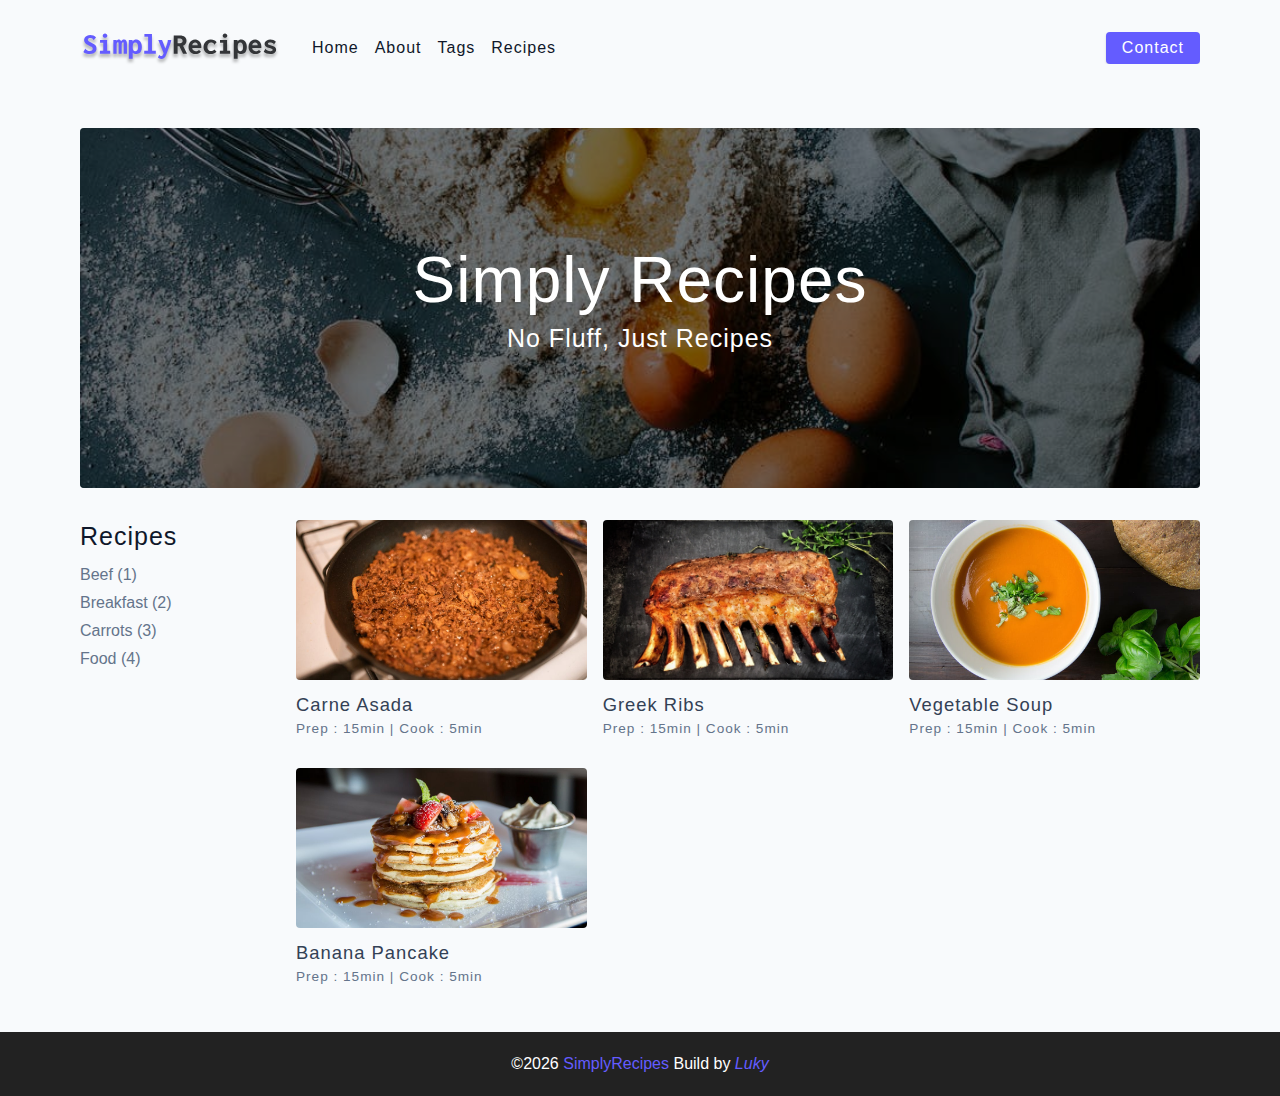
<file: index.html>
<!DOCTYPE html>
<html lang="en">

<head>
  <meta charset="UTF-8" />
  <meta http-equiv="X-UA-Compatible" content="IE=edge" />
  <meta name="viewport" content="width=device-width, initial-scale=1.0" />
  <title>Simply Recipes || Starter</title>
  <!-- favicon -->
  <link rel="shortcut icon" href="./assets/favicon.ico" type="image/x-icon" />
  <!-- normalize -->
  <link rel="stylesheet" href="./css/normalize.css" />
  <!-- font-awesome -->
  <link rel="stylesheet" href="https://cdnjs.cloudflare.com/ajax/libs/font-awesome/5.14.0/css/all.min.css" />
  <!-- main css -->
  <link rel="stylesheet" href="./css/main.css" />
</head>

<body>
  <!--nav-->
  <nav class="navbar">
    <div class="nav-center">
      <!--header-->
      <div class="nav-header">
        <a href="index.html" class="nav-logo">
          <img src="./assets/logo.svg" alt="simply recipes" />
        </a>
        <button type="button" class="btn nav-btn">
          <i class="fas fa-align-justify"></i>
        </button>
      </div>
      <!--links-->
      <div class="nav-links">
        <a href="index.html" class="nav-link">home</a>
        <a href="about.html" class="nav-link">about</a>
        <a href="tags.html" class="nav-link">tags</a>
        <a href="recipes.html" class="nav-link">recipes</a>

        <div class="nav-link contact-link">
          <a href="contact.html" class="btn">contact</a>
        </div>
      </div>
    </div>
  </nav>
  <!--end of nav-->
  <!--main-->
  <main class="page">
    <!--header-->
    <header class="hero">
      <div class="hero-container">
        <div class="hero-text">
          <h1>simply recipes</h1>
          <h4>no fluff, just recipes</h4>
        </div>
      </div>
    </header>
    <!-- end of header -->
    <!--recipes container-->
    <section class="recipes-container">
      <!-- tags container -->
      <div class="tags-container">
        <h4>recipes</h4>
        <div class="tags-list">
          <a href="tag-template.html"> Beef (1)</a>
          <a href="tag-template.html"> Breakfast (2)</a>
          <a href="tag-template.html"> Carrots (3)</a>
          <a href="tag-template.html"> Food (4)</a>
        </div>
      </div>
      <!-- end of tags container -->
      <!-- recipes list -->
      <div class="recipes-list">
        <!-- single recipe -->
        <a href="single-recipe2.html" class="recipe">
          <img src="./assets/recipes/recipe-1.jpeg" alt="food" class="img recipe-img">
          <h5>carne asada</h5>
          <p>Prep : 15min | Cook : 5min</p>
        </a>
        <!-- end of single recipe -->
        <!-- single recipe -->
        <a href="single-recipe3.html" class="recipe">
          <img src="./assets/recipes/recipe-2.jpeg" alt="food" class="img recipe-img">
          <h5>greek ribs</h5>
          <p>Prep : 15min | Cook : 5min</p>
        </a>
        <!-- end of single recipe -->
        <!-- single recipe -->
        <a href="single-recipe4.html" class="recipe">
          <img src="./assets/recipes/recipe-3.jpeg" alt="food" class="img recipe-img">
          <h5>vegetable soup</h5>
          <p>Prep : 15min | Cook : 5min</p>
        </a>
        <!-- end of single recipe -->
        <!-- single recipe -->
        <a href="single-recipe.html" class="recipe">
          <img src="./assets/recipes/recipe-4.jpeg" alt="food" class="img recipe-img">
          <h5>banana pancake</h5>
          <p>Prep : 15min | Cook : 5min</p>
        </a>
        <!-- end of single recipe -->
      </div>
      <!-- end of recipes list-->
    </section>
    <!--end of recipes container-->
  </main>
  <!--end of main-->
  <!--footer-->
  <footer class="page-footer">
    <p>
      &copy;<span id="date"></span>
      <span class="footer-logo">SimplyRecipes</span>
      Build by <i>Luky</i>
    </p>
  </footer>
  <script src="./js/app.js"></script>
</body>

</html>
</file>
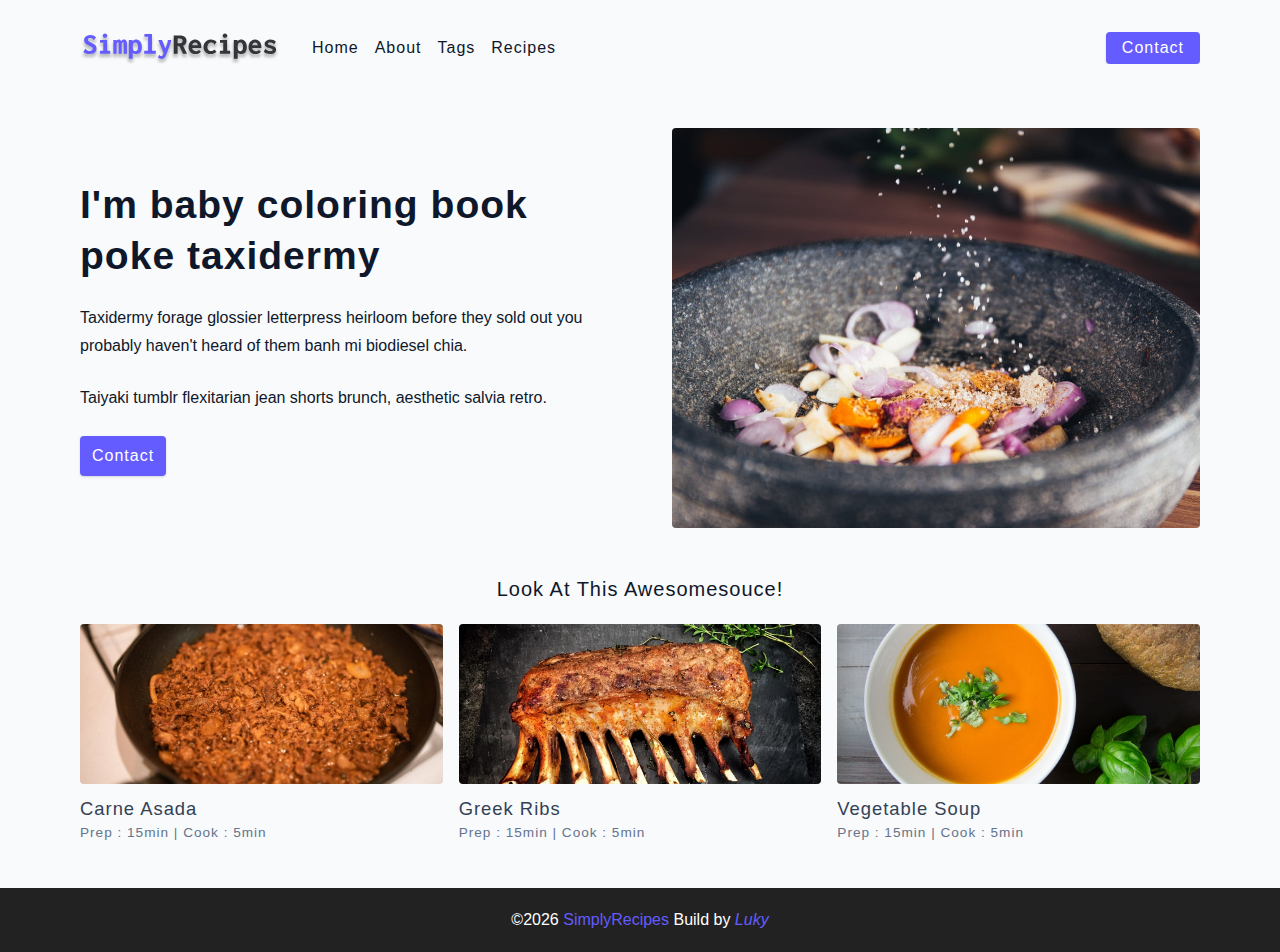
<file: about.html>
<!DOCTYPE html>
<html lang="en">

<head>
  <meta charset="UTF-8" />
  <meta http-equiv="X-UA-Compatible" content="IE=edge" />
  <meta name="viewport" content="width=device-width, initial-scale=1.0" />
  <title>About</title>
  <!-- favicon -->
  <link rel="shortcut icon" href="./assets/favicon.ico" type="image/x-icon" />
  <!-- normalize -->
  <link rel="stylesheet" href="./css/normalize.css" />
  <!-- font-awesome -->
  <link rel="stylesheet" href="https://cdnjs.cloudflare.com/ajax/libs/font-awesome/5.14.0/css/all.min.css" />
  <!-- main css -->
  <link rel="stylesheet" href="./css/main.css" />
</head>

<body>
  <!--nav-->
  <nav class="navbar">
    <div class="nav-center">
      <!--header-->
      <div class="nav-header">
        <a href="index.html" class="nav-logo">
          <img src="./assets/logo.svg" alt="simply recipes">
        </a>
        <button type="button" class="btn nav-btn">
          <i class="fas fa-align-justify"></i>
        </button>
      </div>
      <!--links-->
      <div class="nav-links">
        <a href="index.html" class="nav-link">home</a>
        <a href="about.html" class="nav-link">about</a>
        <a href="tags.html" class="nav-link">tags</a>
        <a href="recipes.html" class="nav-link">recipes</a>
        <div class="nav-link contact-link">
          <a href="contact.html" class="btn">contact</a>
        </div>
      </div>
    </div>
  </nav>
  <!--end of nav-->
  <!--main-->
  <main class="page">
    <section class="about-page">
      <article>
        <h2>I'm baby coloring book poke taxidermy</h2>
        <p>Taxidermy forage glossier letterpress heirloom
          before they sold out you probably haven't heard of
          them banh mi biodiesel chia.</p>
        <p>Taiyaki tumblr flexitarian jean shorts brunch, aesthetic salvia retro.</p>

        <a href="contact.html" class="btn">contact</a>
      </article>
      <img src="./assets/about.jpeg" alt="pouring salt" class="img about-img">
    </section>
    <section class="featured-recipes">
      <h5 class="featured-title">Look At This Awesomesouce!</h5>
      <!-- recipes list -->
      <div class="recipes-list">
        <!-- single recipe -->
        <a href="single-recipe2.html" class="recipe">
          <img src="./assets/recipes/recipe-1.jpeg" alt="food" class="img recipe-img">
          <h5>carne asada</h5>
          <p>Prep : 15min | Cook : 5min</p>
        </a>
        <!-- end of single recipe -->
        <!-- single recipe -->
        <a href="single-recipe3.html" class="recipe">
          <img src="./assets/recipes/recipe-2.jpeg" alt="food" class="img recipe-img">
          <h5>greek ribs</h5>
          <p>Prep : 15min | Cook : 5min</p>
        </a>
        <!-- end of single recipe -->
        <!-- single recipe -->
        <a href="single-recipe4.html" class="recipe">
          <img src="./assets/recipes/recipe-3.jpeg" alt="food" class="img recipe-img">
          <h5>vegetable soup</h5>
          <p>Prep : 15min | Cook : 5min</p>
        </a>
        <!-- end of single recipe -->
      </div>
      <!-- end of recipes list-->
    </section>
  </main>
  <!--end of main-->
  <!--footer-->
  <footer class="page-footer">
    <p>
      &copy;<span id="date"></span>
      <span class="footer-logo">SimplyRecipes</span>
      Build by <i>Luky</i>
    </p>
  </footer>
  <script src="./js/app.js"></script>
</body>

</html>
</file>
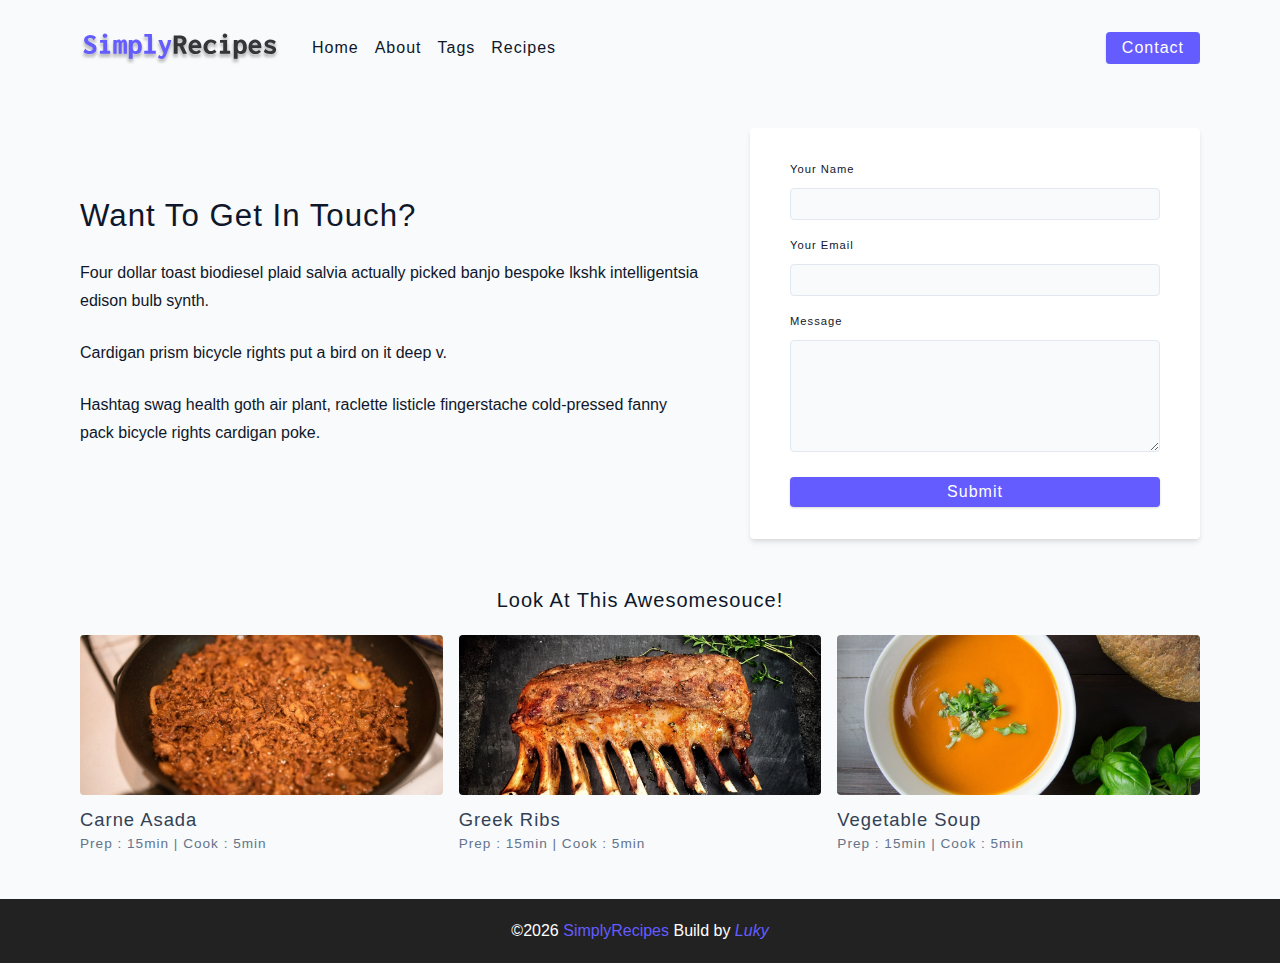
<file: contact.html>
<!DOCTYPE html>
<html lang="en">

<head>
  <meta charset="UTF-8" />
  <meta http-equiv="X-UA-Compatible" content="IE=edge" />
  <meta name="viewport" content="width=device-width, initial-scale=1.0" />
  <title>Contact</title>
  <!-- favicon -->
  <link rel="shortcut icon" href="./assets/favicon.ico" type="image/x-icon" />
  <!-- normalize -->
  <link rel="stylesheet" href="./css/normalize.css" />
  <!-- font-awesome -->
  <link rel="stylesheet" href="https://cdnjs.cloudflare.com/ajax/libs/font-awesome/5.14.0/css/all.min.css" />
  <!-- main css -->
  <link rel="stylesheet" href="./css/main.css" />
</head>

<body>
  <!--nav-->
  <nav class="navbar">
    <div class="nav-center">
      <!--header-->
      <div class="nav-header">
        <a href="index.html" class="nav-logo">
          <img src="./assets/logo.svg" alt="simply recipes">
        </a>
        <button type="button" class="btn nav-btn">
          <i class="fas fa-align-justify"></i>
        </button>
      </div>
      <!--links-->
      <div class="nav-links">
        <a href="index.html" class="nav-link">home</a>
        <a href="about.html" class="nav-link">about</a>
        <a href="tags.html" class="nav-link">tags</a>
        <a href="recipes.html" class="nav-link">recipes</a>
        <div class="nav-link contact-link">
          <a href="contact.html" class="btn">contact</a>
        </div>
      </div>
    </div>
  </nav>
  <!--end of nav-->
  <!--main-->
  <main class="page">
    <section class="contact-container">
      <article class="contact-info">
        <h3>Want To Get In Touch?</h3>
        <p>Four dollar toast biodiesel plaid salvia actually
          picked banjo
          bespoke lkshk intelligentsia edison bulb synth.
        </p>
        <p>Cardigan prism bicycle rights put a bird on it deep v.</p>
        <p>
          Hashtag swag health goth air plant, raclette
          listicle fingerstache
          cold-pressed fanny pack bicycle rights cardigan poke.
        </p>
      </article>
      <article>
        <form class="form contact-form">
          <!-- single of row -->
          <div class="form-row">
            <label html="name" class="form-label">your name</label>
            <input type="text" name="name" id="name" class="form-input">
          </div>
          <!-- end of single row -->
          <!-- single of row -->
          <div class="form-row">
            <label html="email" class="form-label">your email</label>
            <input type="text" name="email" id="email" class="form-input">
          </div>
          <!-- end of single row -->
          <div class="form-row">
            <label html="message" class="form-label">Message</label>
            <textarea name="message" id="message" class="form-textarea"></textarea>
          </div>
          <button type="submit" class="btn btn-block">Submit</button>
        </form>
      </article>
    </section>
    <section class="featured-recipes">
      <h5 class="featured-title">Look At This Awesomesouce!</h5>
      <!-- recipes list -->
      <div class="recipes-list">
        <!-- single recipe -->
        <a href="single-recipe2.html" class="recipe">
          <img src="./assets/recipes/recipe-1.jpeg" alt="food" class="img recipe-img">
          <h5>carne asada</h5>
          <p>Prep : 15min | Cook : 5min</p>
        </a>
        <!-- end of single recipe -->
        <!-- single recipe -->
        <a href="single-recipe3.html" class="recipe">
          <img src="./assets/recipes/recipe-2.jpeg" alt="food" class="img recipe-img">
          <h5>greek ribs</h5>
          <p>Prep : 15min | Cook : 5min</p>
        </a>
        <!-- end of single recipe -->
        <!-- single recipe -->
        <a href="single-recipe4.html" class="recipe">
          <img src="./assets/recipes/recipe-3.jpeg" alt="food" class="img recipe-img">
          <h5>vegetable soup</h5>
          <p>Prep : 15min | Cook : 5min</p>
        </a>
        <!-- end of single recipe -->
      </div>
      <!-- end of recipes list-->
    </section>
  </main>
  <!--end of main-->
  <!--footer-->
  <footer class="page-footer">
    <p>
      &copy;<span id="date"></span>
      <span class="footer-logo">SimplyRecipes</span>
      Build by <i>Luky</i>
    </p>
  </footer>
  <script src="./js/app.js"></script>
</body>

</html>
</file>
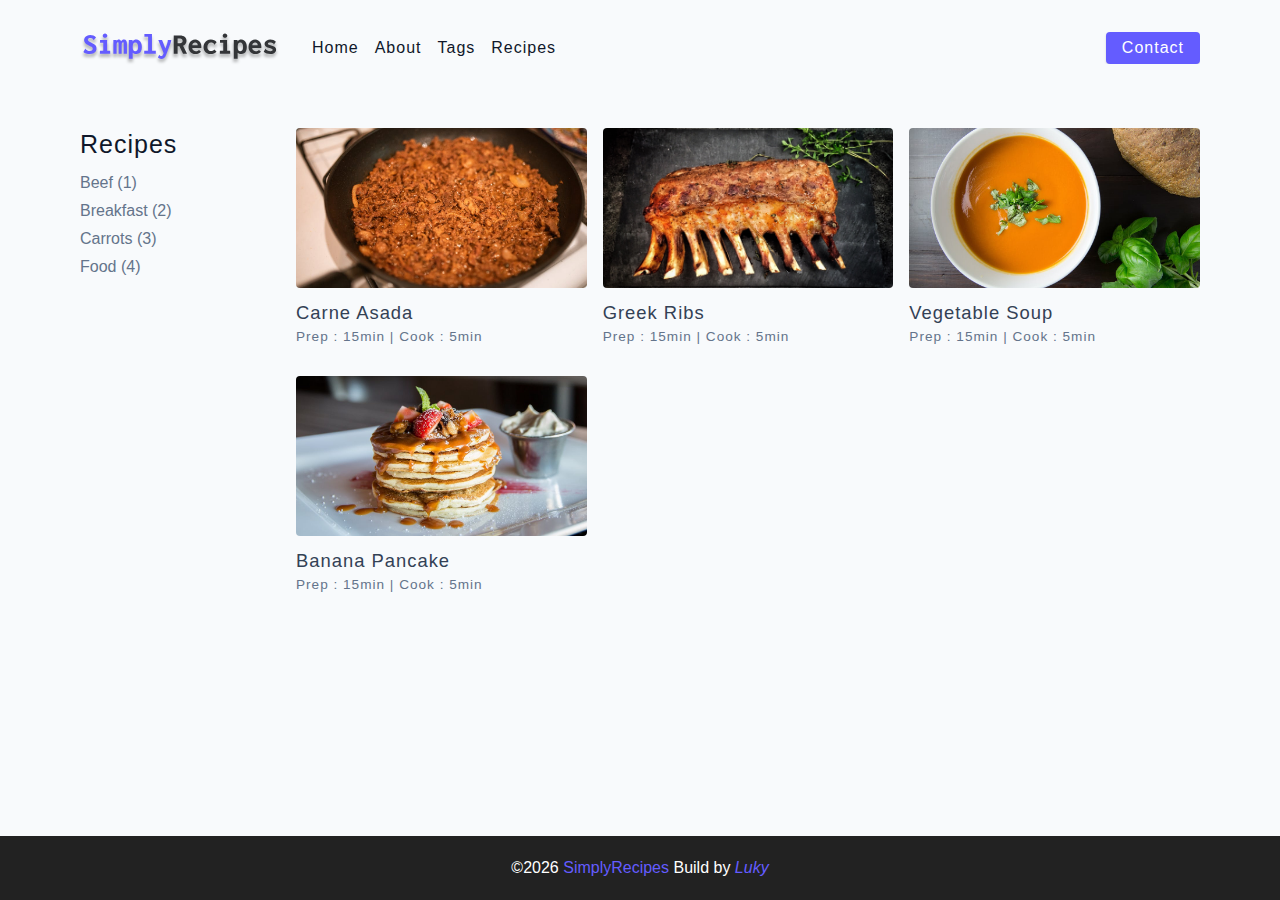
<file: recipes.html>
<!DOCTYPE html>
<html lang="en">

<head>
  <meta charset="UTF-8" />
  <meta http-equiv="X-UA-Compatible" content="IE=edge" />
  <meta name="viewport" content="width=device-width, initial-scale=1.0" />
  <title>Recipes</title>
  <!-- favicon -->
  <link rel="shortcut icon" href="./assets/favicon.ico" type="image/x-icon" />
  <!-- normalize -->
  <link rel="stylesheet" href="./css/normalize.css" />
  <!-- font-awesome -->
  <link rel="stylesheet" href="https://cdnjs.cloudflare.com/ajax/libs/font-awesome/5.14.0/css/all.min.css" />
  <!-- main css -->
  <link rel="stylesheet" href="./css/main.css" />
</head>

<body>
  <!--nav-->
  <nav class="navbar">
    <div class="nav-center">
      <!--header-->
      <div class="nav-header">
        <a href="index.html" class="nav-logo">
          <img src="./assets/logo.svg" alt="simply recipes">
        </a>
        <button type="button" class="btn nav-btn">
          <i class="fas fa-align-justify"></i>
        </button>
      </div>
      <!--links-->
      <div class="nav-links">
        <a href="index.html" class="nav-link">home</a>
        <a href="about.html" class="nav-link">about</a>
        <a href="tags.html" class="nav-link">tags</a>
        <a href="recipes.html" class="nav-link">recipes</a>
        <div class="nav-link contact-link">
          <a href="contact.html" class="btn">contact</a>
        </div>
      </div>
    </div>
  </nav>
  <!--end of nav-->
  <!--main-->
  <main class="page">
    <section>
      <!--recipes container-->
    <section class="recipes-container">
      <!-- tags container -->
      <div class="tags-container">
        <h4>recipes</h4>
        <div class="tags-list">
          <a href="tag-template.html"> Beef (1)</a>
          <a href="tag-template.html"> Breakfast (2)</a>
          <a href="tag-template.html"> Carrots (3)</a>
          <a href="tag-template.html"> Food (4)</a>
        </div>
      </div>
      <!-- end of tags container -->
      <!-- recipes list -->
      <div class="recipes-list">
        <!-- single recipe -->
        <a href="single-recipe2.html" class="recipe">
          <img src="./assets/recipes/recipe-1.jpeg" alt="food" class="img recipe-img">
          <h5>carne asada</h5>
          <p>Prep : 15min | Cook : 5min</p>
        </a>
        <!-- end of single recipe -->
        <!-- single recipe -->
        <a href="single-recipe3.html" class="recipe">
          <img src="./assets/recipes/recipe-2.jpeg" alt="food" class="img recipe-img">
          <h5>greek ribs</h5>
          <p>Prep : 15min | Cook : 5min</p>
        </a>
        <!-- end of single recipe -->
        <!-- single recipe -->
        <a href="single-recipe4.html" class="recipe">
          <img src="./assets/recipes/recipe-3.jpeg" alt="food" class="img recipe-img">
          <h5>vegetable soup</h5>
          <p>Prep : 15min | Cook : 5min</p>
        </a>
        <!-- end of single recipe -->
        <!-- single recipe -->
        <a href="single-recipe.html" class="recipe">
          <img src="./assets/recipes/recipe-4.jpeg" alt="food" class="img recipe-img">
          <h5>banana pancake</h5>
          <p>Prep : 15min | Cook : 5min</p>
        </a>
        <!-- end of single recipe -->
      </div>
      <!-- end of recipes list-->
    </section>
    <!--end of recipes container-->
    </section>
  </main>
  <!--end of main-->
  <!--footer-->
  <footer class="page-footer">
    <p>
      &copy;<span id="date"></span>
      <span class="footer-logo">SimplyRecipes</span>
      Build by <i>Luky</i>
    </p>
  </footer>
  <script src="./js/app.js"></script>
</body>

</html>
</file>
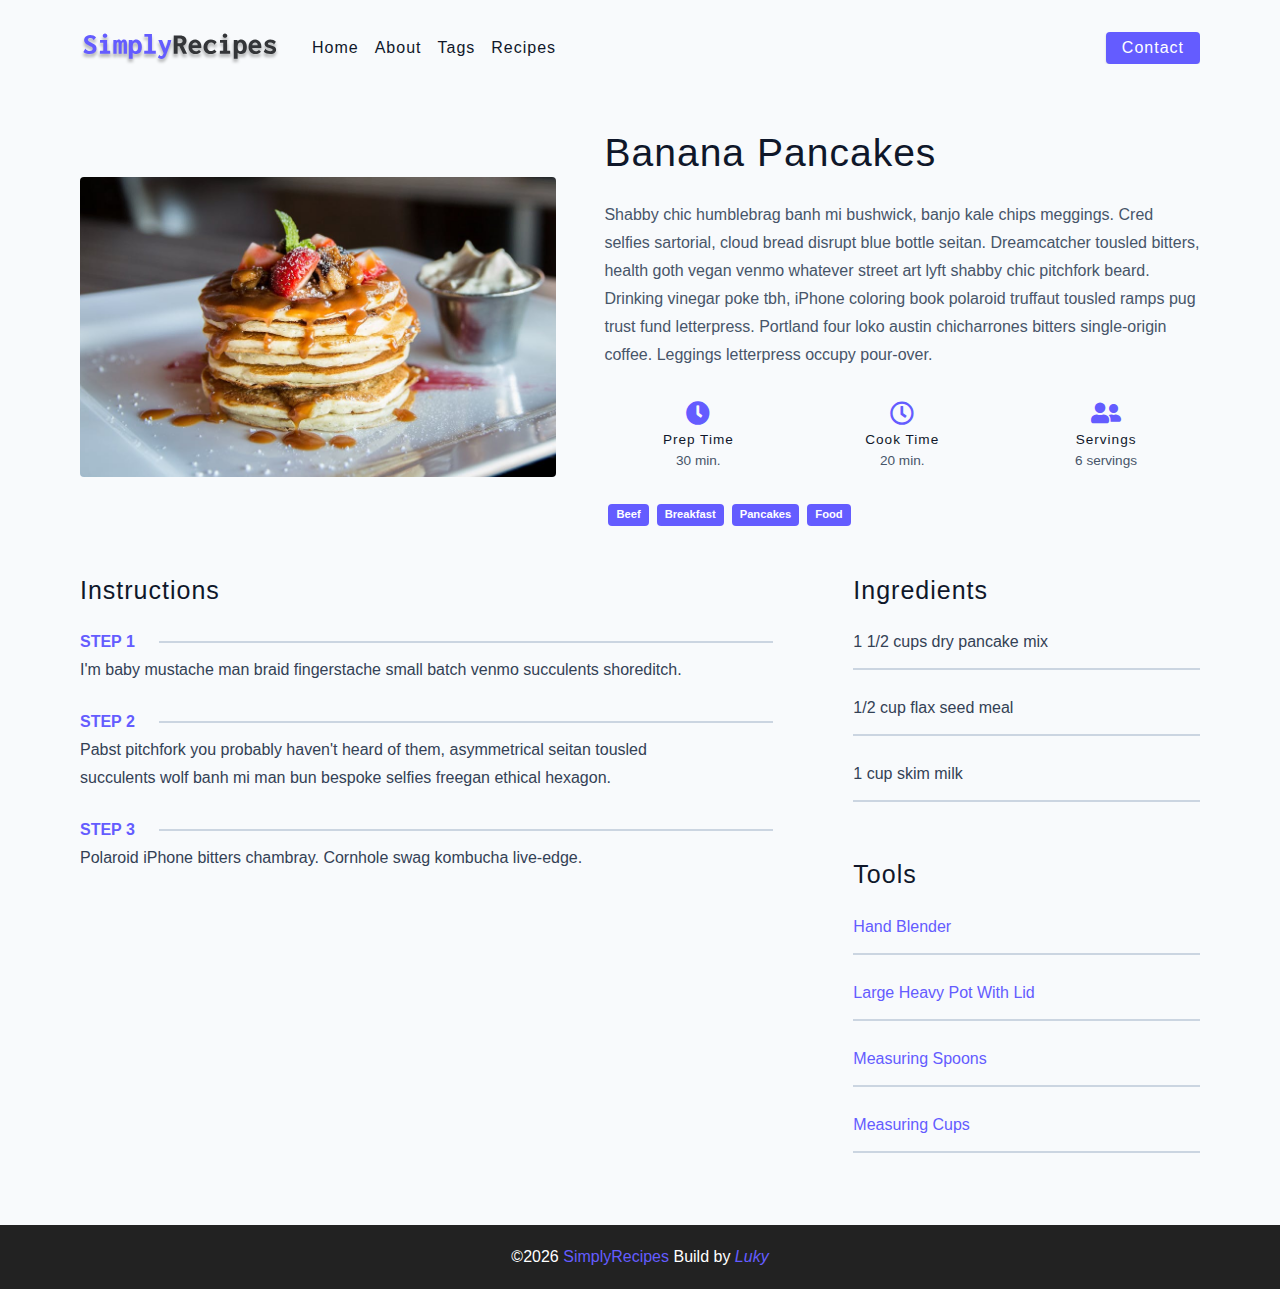
<file: single-recipe.html>
<!DOCTYPE html>
<html lang="en">

<head>
  <meta charset="UTF-8" />
  <meta http-equiv="X-UA-Compatible" content="IE=edge" />
  <meta name="viewport" content="width=device-width, initial-scale=1.0" />
  <title>Single Recipe</title>
  <!-- favicon -->
  <link rel="shortcut icon" href="./assets/favicon.ico" type="image/x-icon" />
  <!-- normalize -->
  <link rel="stylesheet" href="./css/normalize.css" />
  <!-- font-awesome -->
  <link rel="stylesheet" href="https://cdnjs.cloudflare.com/ajax/libs/font-awesome/5.14.0/css/all.min.css" />
  <!-- main css -->
  <link rel="stylesheet" href="./css/main.css" />
</head>

<body>
  <!--nav-->
  <nav class="navbar">
    <div class="nav-center">
      <!--header-->
      <div class="nav-header">
        <a href="index.html" class="nav-logo">
          <img src="./assets/logo.svg" alt="simply recipes">
        </a>
        <button type="button" class="btn nav-btn">
          <i class="fas fa-align-justify"></i>
        </button>
      </div>
      <!--links-->
      <div class="nav-links">
        <a href="index.html" class="nav-link">home</a>
        <a href="about.html" class="nav-link">about</a>
        <a href="tags.html" class="nav-link">tags</a>
        <a href="recipes.html" class="nav-link">recipes</a>
        <div class="nav-link contact-link">
          <a href="contact.html" class="btn">contact</a>
        </div>
      </div>
    </div>
  </nav>
  <!--end of nav-->
  <!--main-->
  <main class="page">
    <div class="recipe-page">
      <section class=" recipe-hero">
        <img src="./assets/recipes/recipe-4.jpeg" class="img recipe-hero-img" alt="pancakes">
        <article>
          <h2>Banana Pancakes</h2>
          <p>
            Shabby chic humblebrag banh mi bushwick, banjo kale chips
            meggings. Cred selfies sartorial, cloud bread disrupt blue bottle
            seitan. Dreamcatcher tousled bitters, health goth vegan venmo
            whatever street art lyft shabby chic pitchfork beard. Drinking
            vinegar poke tbh, iPhone coloring book polaroid truffaut tousled
            ramps pug trust fund letterpress. Portland four loko austin
            chicharrones bitters single-origin coffee. Leggings letterpress
            occupy pour-over.
          </p>
          <!-- recipe icons -->
          <div class="recipe-icons">
            <!-- single recipe icon -->
            <article>
              <i class="fas fa-clock"></i>
              <h5>prep time</h5>
              <p>30 min.</p>
            </article>
            <!-- single recipe icon -->
            <article>
              <i class="far fa-clock"></i>
              <h5>cook time</h5>
              <p>20 min.</p>
            </article>
            <!-- single recipe icon -->
            <article>
              <i class="fas fa-user-friends"></i>
              <h5>servings</h5>
              <p>6 servings</p>
            </article>
          </div>
          <!-- recipe tags -->
          <div class="recipe-tags">
            <a href="tag-template.html">beef</a>
            <a href="tag-template.html">breakfast</a>
            <a href="tag-template.html">pancakes</a>
            <a href="tag-template.html">food</a>
          </div>
        </article>
      </section>
      <!-- recipe content -->
      <section class="recipe-content">
        <article>
          <h4>instructions</h4>
          <!-- single instructions -->
          <div class="single-instruction">
            <header>
              <p>step 1</p>
              <div></div>
            </header>
            <p>
              I'm baby mustache man braid fingerstache small batch venmo
              succulents shoreditch.
            </p>
          <div class="single-instruction">
            <header>
              <p>step 2</p>
              <div></div>
            </header>
            <p>
              Pabst pitchfork you probably haven't heard of them, asymmetrical
              seitan tousled succulents wolf banh mi man bun bespoke selfies
              freegan ethical hexagon.
            </p>
          <div class="single-instruction">
            <header>
              <p>step 3</p>
              <div></div>
            </header>
            <p>
              Polaroid iPhone bitters chambray. Cornhole swag kombucha
              live-edge.
            </p>
          </div>
        </article>
        <article class="second-column">
          <div>
            <h4>ingredients</h4>
            <p class="single-ingredient">
              1 1/2 cups dry pancake mix
            </p>
            <p class="single-ingredient">
              1/2 cup flax seed meal
            </p>
            <p class="single-ingredient">
              1 cup skim milk
            </p>
          </div>
          <div>
            <h4>tools</h4>
            <p class="single-tool">Hand Blender</p>
            <p class="single-tool">Large Heavy Pot With Lid</p>
            <p class="single-tool">Measuring Spoons</p>
            <p class="single-tool">Measuring Cups</p>
          </div>
        </article>
      </section>
    </div>
  </main>
  <!--end of main-->
  <!--footer-->
  <footer class=" page-footer">
    <p>
      &copy;<span id="date"></span>
      <span class="footer-logo">SimplyRecipes</span>
      Build by <i>Luky</i>
    </p>
  </footer>
  <script src="./js/app.js"></script>
</body>

</html>
</file>
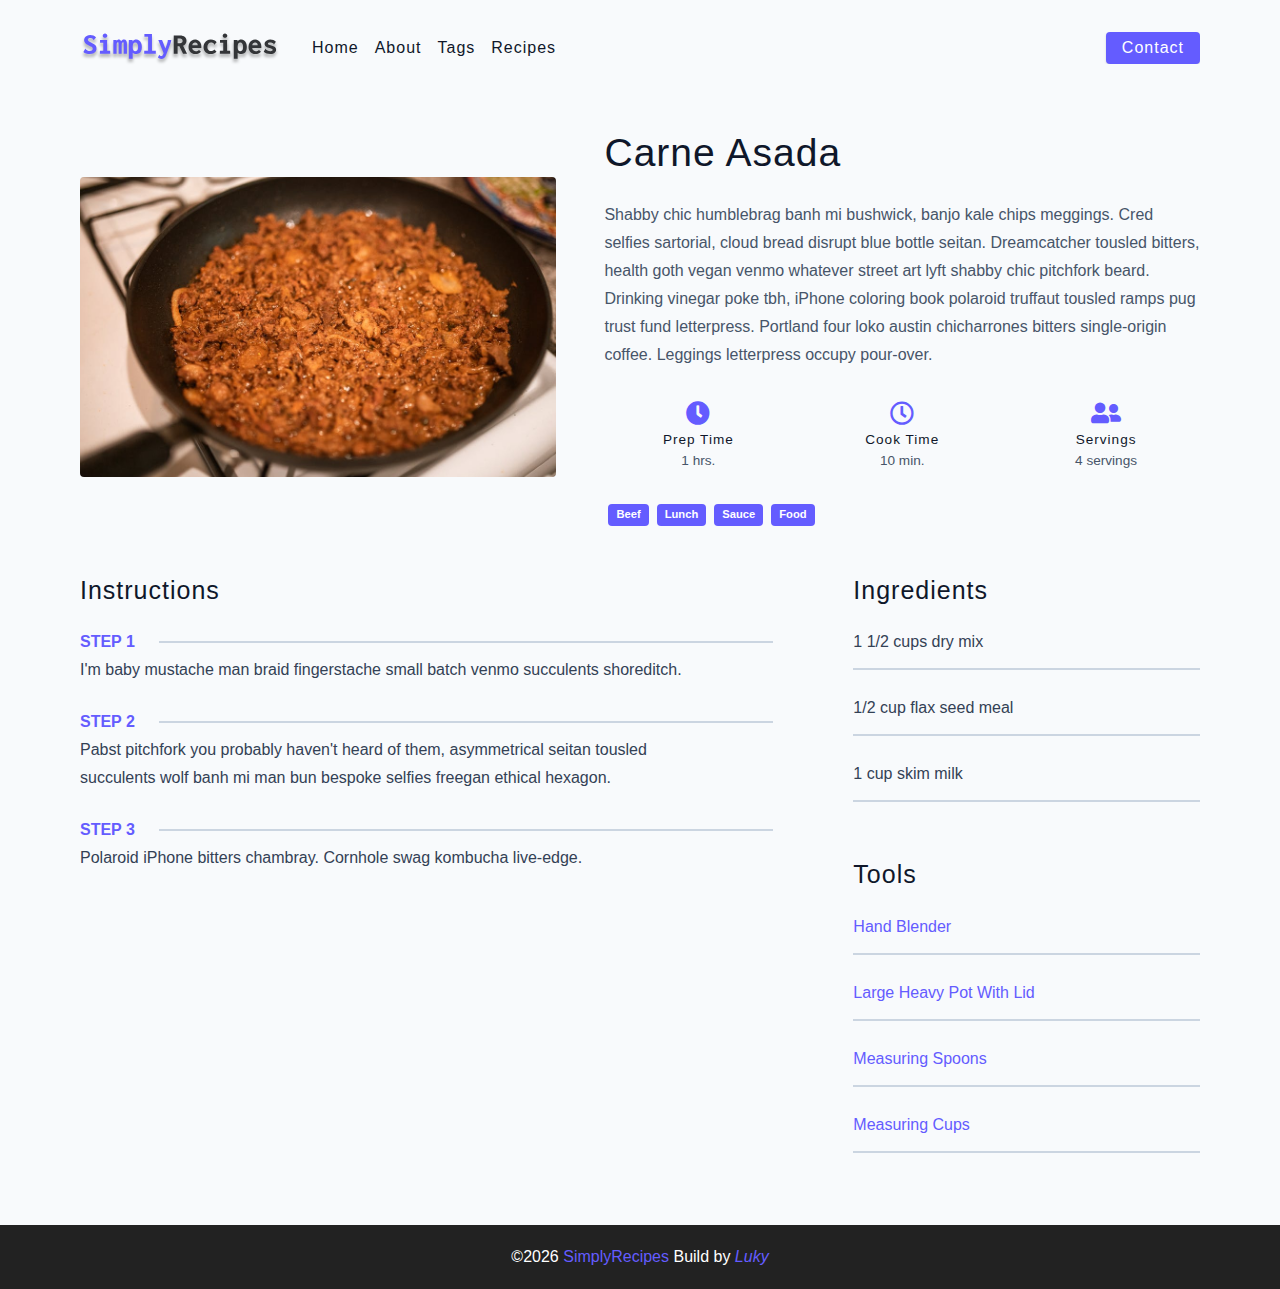
<file: single-recipe2.html>
<!DOCTYPE html>
<html lang="en">

<head>
  <meta charset="UTF-8" />
  <meta http-equiv="X-UA-Compatible" content="IE=edge" />
  <meta name="viewport" content="width=device-width, initial-scale=1.0" />
  <title>Single Recipe</title>
  <!-- favicon -->
  <link rel="shortcut icon" href="./assets/favicon.ico" type="image/x-icon" />
  <!-- normalize -->
  <link rel="stylesheet" href="./css/normalize.css" />
  <!-- font-awesome -->
  <link rel="stylesheet" href="https://cdnjs.cloudflare.com/ajax/libs/font-awesome/5.14.0/css/all.min.css" />
  <!-- main css -->
  <link rel="stylesheet" href="./css/main.css" />
</head>

<body>
  <!--nav-->
  <nav class="navbar">
    <div class="nav-center">
      <!--header-->
      <div class="nav-header">
        <a href="index.html" class="nav-logo">
          <img src="./assets/logo.svg" alt="simply recipes">
        </a>
        <button type="button" class="btn nav-btn">
          <i class="fas fa-align-justify"></i>
        </button>
      </div>
      <!--links-->
      <div class="nav-links">
        <a href="index.html" class="nav-link">home</a>
        <a href="about.html" class="nav-link">about</a>
        <a href="tags.html" class="nav-link">tags</a>
        <a href="recipes.html" class="nav-link">recipes</a>
        <div class="nav-link contact-link">
          <a href="contact.html" class="btn">contact</a>
        </div>
      </div>
    </div>
  </nav>
  <!--end of nav-->
  <!--main-->
  <main class="page">
    <div class="recipe-page">
      <section class=" recipe-hero">
        <img src="./assets/recipes/recipe-1.jpeg" class="img recipe-hero-img" alt="Carne Asada">
        <article>
          <h2>Carne Asada</h2>
          <p>
            Shabby chic humblebrag banh mi bushwick, banjo kale chips
            meggings. Cred selfies sartorial, cloud bread disrupt blue bottle
            seitan. Dreamcatcher tousled bitters, health goth vegan venmo
            whatever street art lyft shabby chic pitchfork beard. Drinking
            vinegar poke tbh, iPhone coloring book polaroid truffaut tousled
            ramps pug trust fund letterpress. Portland four loko austin
            chicharrones bitters single-origin coffee. Leggings letterpress
            occupy pour-over.
          </p>
          <!-- recipe icons -->
          <div class="recipe-icons">
            <!-- single recipe icon -->
            <article>
              <i class="fas fa-clock"></i>
              <h5>prep time</h5>
              <p>1 hrs.</p>
            </article>
            <!-- single recipe icon -->
            <article>
              <i class="far fa-clock"></i>
              <h5>cook time</h5>
              <p>10 min.</p>
            </article>
            <!-- single recipe icon -->
            <article>
              <i class="fas fa-user-friends"></i>
              <h5>servings</h5>
              <p>4 servings</p>
            </article>
          </div>
          <!-- recipe tags -->
          <div class="recipe-tags">
            <a href="tag-template.html">beef</a>
            <a href="tag-template.html">lunch</a>
            <a href="tag-template.html">sauce</a>
            <a href="tag-template.html">food</a>
          </div>
        </article>
      </section>
      <!-- recipe content -->
      <section class="recipe-content">
        <article>
          <h4>instructions</h4>
          <!-- single instructions -->
          <div class="single-instruction">
            <header>
              <p>step 1</p>
              <div></div>
            </header>
            <p>
              I'm baby mustache man braid fingerstache small batch venmo
              succulents shoreditch.
            </p>
          <div class="single-instruction">
            <header>
              <p>step 2</p>
              <div></div>
            </header>
            <p>
              Pabst pitchfork you probably haven't heard of them, asymmetrical
              seitan tousled succulents wolf banh mi man bun bespoke selfies
              freegan ethical hexagon.
            </p>
          <div class="single-instruction">
            <header>
              <p>step 3</p>
              <div></div>
            </header>
            <p>
              Polaroid iPhone bitters chambray. Cornhole swag kombucha
              live-edge.
            </p>
          </div>
        </article>
        <article class="second-column">
          <div>
            <h4>ingredients</h4>
            <p class="single-ingredient">
              1 1/2 cups dry mix
            </p>
            <p class="single-ingredient">
              1/2 cup flax seed meal
            </p>
            <p class="single-ingredient">
              1 cup skim milk
            </p>
          </div>
          <div>
            <h4>tools</h4>
            <p class="single-tool">Hand Blender</p>
            <p class="single-tool">Large Heavy Pot With Lid</p>
            <p class="single-tool">Measuring Spoons</p>
            <p class="single-tool">Measuring Cups</p>
          </div>
        </article>
      </section>
    </div>
  </main>
  <!--end of main-->
  <!--footer-->
  <footer class=" page-footer">
    <p>
      &copy;<span id="date"></span>
      <span class="footer-logo">SimplyRecipes</span>
      Build by <i>Luky</i>
    </p>
  </footer>
  <script src="./js/app.js"></script>
</body>

</html>
</file>
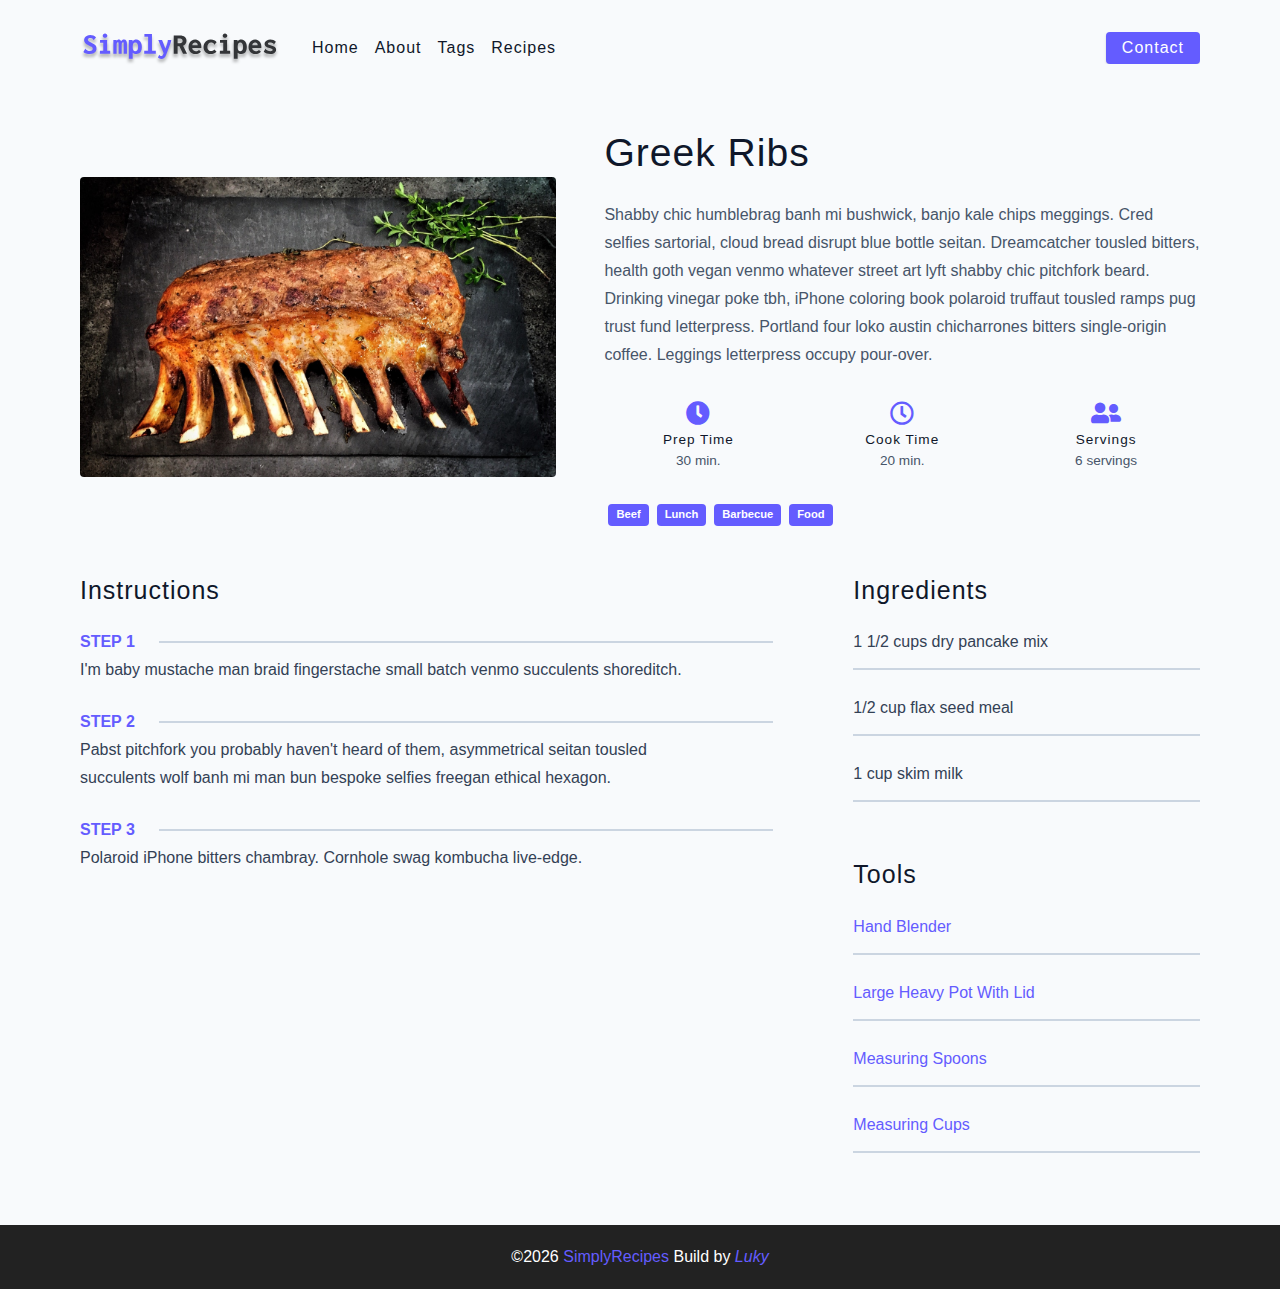
<file: single-recipe3.html>
<!DOCTYPE html>
<html lang="en">

<head>
  <meta charset="UTF-8" />
  <meta http-equiv="X-UA-Compatible" content="IE=edge" />
  <meta name="viewport" content="width=device-width, initial-scale=1.0" />
  <title>Single Recipe</title>
  <!-- favicon -->
  <link rel="shortcut icon" href="./assets/favicon.ico" type="image/x-icon" />
  <!-- normalize -->
  <link rel="stylesheet" href="./css/normalize.css" />
  <!-- font-awesome -->
  <link rel="stylesheet" href="https://cdnjs.cloudflare.com/ajax/libs/font-awesome/5.14.0/css/all.min.css" />
  <!-- main css -->
  <link rel="stylesheet" href="./css/main.css" />
</head>

<body>
  <!--nav-->
  <nav class="navbar">
    <div class="nav-center">
      <!--header-->
      <div class="nav-header">
        <a href="index.html" class="nav-logo">
          <img src="./assets/logo.svg" alt="simply recipes">
        </a>
        <button type="button" class="btn nav-btn">
          <i class="fas fa-align-justify"></i>
        </button>
      </div>
      <!--links-->
      <div class="nav-links">
        <a href="index.html" class="nav-link">home</a>
        <a href="about.html" class="nav-link">about</a>
        <a href="tags.html" class="nav-link">tags</a>
        <a href="recipes.html" class="nav-link">recipes</a>
        <div class="nav-link contact-link">
          <a href="contact.html" class="btn">contact</a>
        </div>
      </div>
    </div>
  </nav>
  <!--end of nav-->
  <!--main-->
  <main class="page">
    <div class="recipe-page">
      <section class=" recipe-hero">
        <img src="./assets/recipes/recipe-2.jpeg" class="img recipe-hero-img" alt="Greek Ribs">
        <article>
          <h2>Greek Ribs</h2>
          <p>
            Shabby chic humblebrag banh mi bushwick, banjo kale chips
            meggings. Cred selfies sartorial, cloud bread disrupt blue bottle
            seitan. Dreamcatcher tousled bitters, health goth vegan venmo
            whatever street art lyft shabby chic pitchfork beard. Drinking
            vinegar poke tbh, iPhone coloring book polaroid truffaut tousled
            ramps pug trust fund letterpress. Portland four loko austin
            chicharrones bitters single-origin coffee. Leggings letterpress
            occupy pour-over.
          </p>
          <!-- recipe icons -->
          <div class="recipe-icons">
            <!-- single recipe icon -->
            <article>
              <i class="fas fa-clock"></i>
              <h5>prep time</h5>
              <p>30 min.</p>
            </article>
            <!-- single recipe icon -->
            <article>
              <i class="far fa-clock"></i>
              <h5>cook time</h5>
              <p>20 min.</p>
            </article>
            <!-- single recipe icon -->
            <article>
              <i class="fas fa-user-friends"></i>
              <h5>servings</h5>
              <p>6 servings</p>
            </article>
          </div>
          <!-- recipe tags -->
          <div class="recipe-tags">
            <a href="tag-template.html">beef</a>
            <a href="tag-template.html">lunch</a>
            <a href="tag-template.html">barbecue</a>
            <a href="tag-template.html">food</a>
          </div>
        </article>
      </section>
      <!-- recipe content -->
      <section class="recipe-content">
        <article>
          <h4>instructions</h4>
          <!-- single instructions -->
          <div class="single-instruction">
            <header>
              <p>step 1</p>
              <div></div>
            </header>
            <p>
              I'm baby mustache man braid fingerstache small batch venmo
              succulents shoreditch.
            </p>
          <div class="single-instruction">
            <header>
              <p>step 2</p>
              <div></div>
            </header>
            <p>
              Pabst pitchfork you probably haven't heard of them, asymmetrical
              seitan tousled succulents wolf banh mi man bun bespoke selfies
              freegan ethical hexagon.
            </p>
          <div class="single-instruction">
            <header>
              <p>step 3</p>
              <div></div>
            </header>
            <p>
              Polaroid iPhone bitters chambray. Cornhole swag kombucha
              live-edge.
            </p>
          </div>
        </article>
        <article class="second-column">
          <div>
            <h4>ingredients</h4>
            <p class="single-ingredient">
              1 1/2 cups dry pancake mix
            </p>
            <p class="single-ingredient">
              1/2 cup flax seed meal
            </p>
            <p class="single-ingredient">
              1 cup skim milk
            </p>
          </div>
          <div>
            <h4>tools</h4>
            <p class="single-tool">Hand Blender</p>
            <p class="single-tool">Large Heavy Pot With Lid</p>
            <p class="single-tool">Measuring Spoons</p>
            <p class="single-tool">Measuring Cups</p>
          </div>
        </article>
      </section>
    </div>
  </main>
  <!--end of main-->
  <!--footer-->
  <footer class=" page-footer">
    <p>
      &copy;<span id="date"></span>
      <span class="footer-logo">SimplyRecipes</span>
      Build by <i>Luky</i>
    </p>
  </footer>
  <script src="./js/app.js"></script>
</body>

</html>
</file>
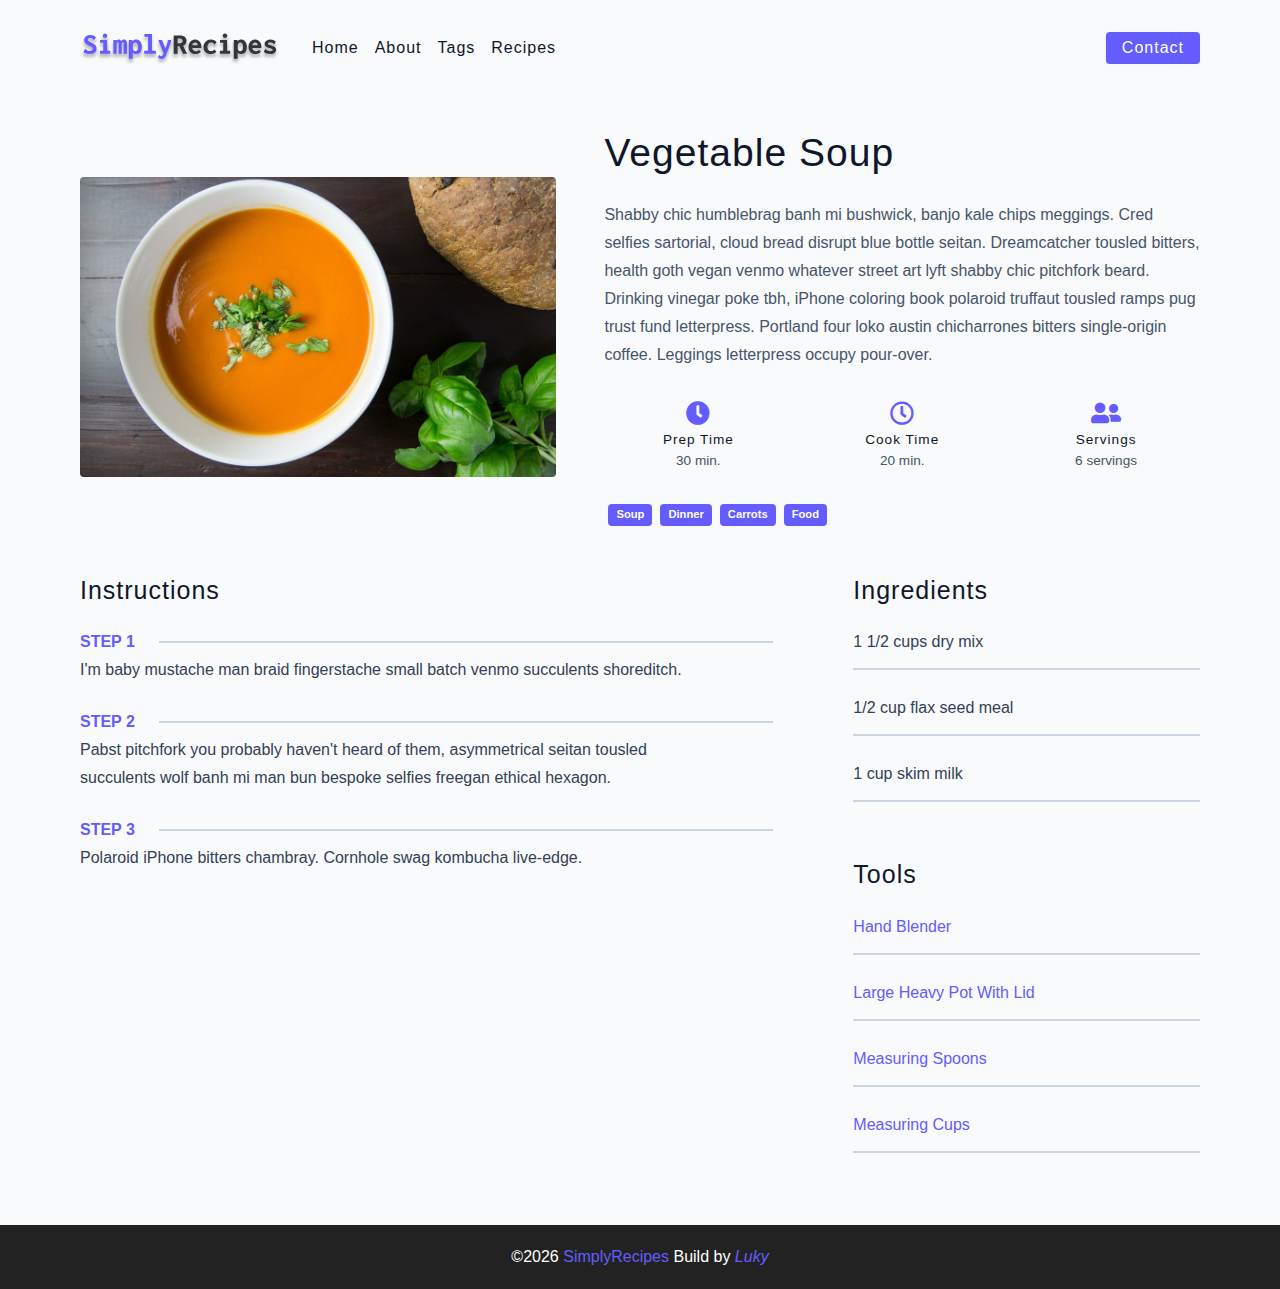
<file: single-recipe4.html>
<!DOCTYPE html>
<html lang="en">

<head>
  <meta charset="UTF-8" />
  <meta http-equiv="X-UA-Compatible" content="IE=edge" />
  <meta name="viewport" content="width=device-width, initial-scale=1.0" />
  <title>Single Recipe</title>
  <!-- favicon -->
  <link rel="shortcut icon" href="./assets/favicon.ico" type="image/x-icon" />
  <!-- normalize -->
  <link rel="stylesheet" href="./css/normalize.css" />
  <!-- font-awesome -->
  <link rel="stylesheet" href="https://cdnjs.cloudflare.com/ajax/libs/font-awesome/5.14.0/css/all.min.css" />
  <!-- main css -->
  <link rel="stylesheet" href="./css/main.css" />
</head>

<body>
  <!--nav-->
  <nav class="navbar">
    <div class="nav-center">
      <!--header-->
      <div class="nav-header">
        <a href="index.html" class="nav-logo">
          <img src="./assets/logo.svg" alt="simply recipes">
        </a>
        <button type="button" class="btn nav-btn">
          <i class="fas fa-align-justify"></i>
        </button>
      </div>
      <!--links-->
      <div class="nav-links">
        <a href="index.html" class="nav-link">home</a>
        <a href="about.html" class="nav-link">about</a>
        <a href="tags.html" class="nav-link">tags</a>
        <a href="recipes.html" class="nav-link">recipes</a>
        <div class="nav-link contact-link">
          <a href="contact.html" class="btn">contact</a>
        </div>
      </div>
    </div>
  </nav>
  <!--end of nav-->
  <!--main-->
  <main class="page">
    <div class="recipe-page">
      <section class=" recipe-hero">
        <img src="./assets/recipes/recipe-3.jpeg" class="img recipe-hero-img" alt="Vegetable Soup">
        <article>
          <h2>Vegetable Soup</h2>
          <p>
            Shabby chic humblebrag banh mi bushwick, banjo kale chips
            meggings. Cred selfies sartorial, cloud bread disrupt blue bottle
            seitan. Dreamcatcher tousled bitters, health goth vegan venmo
            whatever street art lyft shabby chic pitchfork beard. Drinking
            vinegar poke tbh, iPhone coloring book polaroid truffaut tousled
            ramps pug trust fund letterpress. Portland four loko austin
            chicharrones bitters single-origin coffee. Leggings letterpress
            occupy pour-over.
          </p>
          <!-- recipe icons -->
          <div class="recipe-icons">
            <!-- single recipe icon -->
            <article>
              <i class="fas fa-clock"></i>
              <h5>prep time</h5>
              <p>30 min.</p>
            </article>
            <!-- single recipe icon -->
            <article>
              <i class="far fa-clock"></i>
              <h5>cook time</h5>
              <p>20 min.</p>
            </article>
            <!-- single recipe icon -->
            <article>
              <i class="fas fa-user-friends"></i>
              <h5>servings</h5>
              <p>6 servings</p>
            </article>
          </div>
          <!-- recipe tags -->
          <div class="recipe-tags">
            <a href="tag-template.html">soup</a>
            <a href="tag-template.html">dinner</a>
            <a href="tag-template.html">carrots</a>
            <a href="tag-template.html">food</a>
          </div>
        </article>
      </section>
      <!-- recipe content -->
      <section class="recipe-content">
        <article>
          <h4>instructions</h4>
          <!-- single instructions -->
          <div class="single-instruction">
            <header>
              <p>step 1</p>
              <div></div>
            </header>
            <p>
              I'm baby mustache man braid fingerstache small batch venmo
              succulents shoreditch.
            </p>
          <div class="single-instruction">
            <header>
              <p>step 2</p>
              <div></div>
            </header>
            <p>
              Pabst pitchfork you probably haven't heard of them, asymmetrical
              seitan tousled succulents wolf banh mi man bun bespoke selfies
              freegan ethical hexagon.
            </p>
          <div class="single-instruction">
            <header>
              <p>step 3</p>
              <div></div>
            </header>
            <p>
              Polaroid iPhone bitters chambray. Cornhole swag kombucha
              live-edge.
            </p>
          </div>
        </article>
        <article class="second-column">
          <div>
            <h4>ingredients</h4>
            <p class="single-ingredient">
              1 1/2 cups dry mix
            </p>
            <p class="single-ingredient">
              1/2 cup flax seed meal
            </p>
            <p class="single-ingredient">
              1 cup skim milk
            </p>
          </div>
          <div>
            <h4>tools</h4>
            <p class="single-tool">Hand Blender</p>
            <p class="single-tool">Large Heavy Pot With Lid</p>
            <p class="single-tool">Measuring Spoons</p>
            <p class="single-tool">Measuring Cups</p>
          </div>
        </article>
      </section>
    </div>
  </main>
  <!--end of main-->
  <!--footer-->
  <footer class=" page-footer">
    <p>
      &copy;<span id="date"></span>
      <span class="footer-logo">SimplyRecipes</span>
      Build by <i>Luky</i>
    </p>
  </footer>
  <script src="./js/app.js"></script>
</body>

</html>
</file>
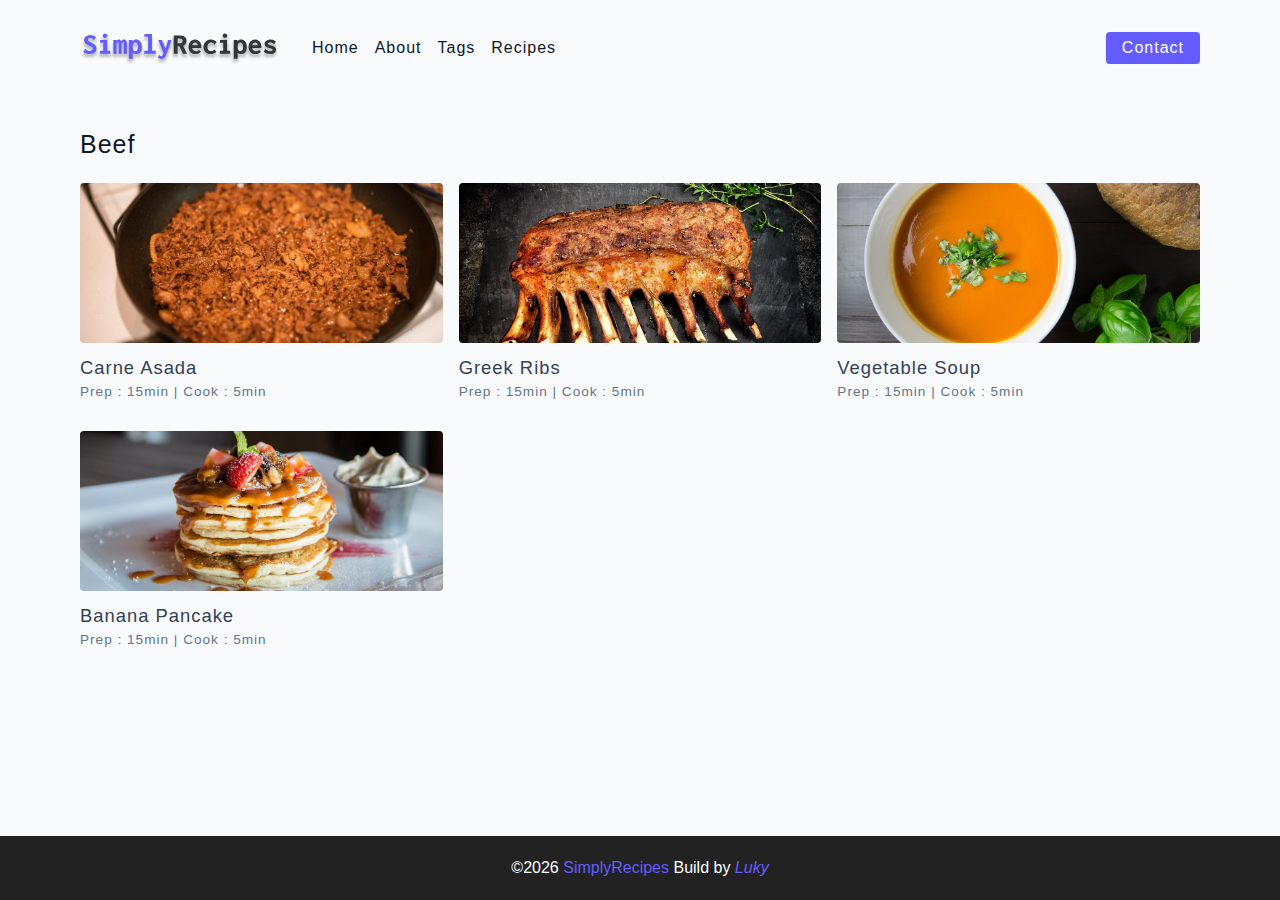
<file: tag-template.html>
<!DOCTYPE html>
<html lang="en">

<head>
  <meta charset="UTF-8" />
  <meta http-equiv="X-UA-Compatible" content="IE=edge" />
  <meta name="viewport" content="width=device-width, initial-scale=1.0" />
  <title>Tag Template</title>
  <!-- favicon -->
  <link rel="shortcut icon" href="./assets/favicon.ico" type="image/x-icon" />
  <!-- normalize -->
  <link rel="stylesheet" href="./css/normalize.css" />
  <!-- font-awesome -->
  <link rel="stylesheet" href="https://cdnjs.cloudflare.com/ajax/libs/font-awesome/5.14.0/css/all.min.css" />
  <!-- main css -->
  <link rel="stylesheet" href="./css/main.css" />
</head>

<body>
  <!--nav-->
  <nav class="navbar">
    <div class="nav-center">
      <!--header-->
      <div class="nav-header">
        <a href="index.html" class="nav-logo">
          <img src="./assets/logo.svg" alt="simply recipes">
        </a>
        <button type="button" class="btn nav-btn">
          <i class="fas fa-align-justify"></i>
        </button>
      </div>
      <!--links-->
      <div class="nav-links">
        <a href="index.html" class="nav-link">home</a>
        <a href="about.html" class="nav-link">about</a>
        <a href="tags.html" class="nav-link">tags</a>
        <a href="recipes.html" class="nav-link">recipes</a>
        <div class="nav-link contact-link">
          <a href="contact.html" class="btn">contact</a>
        </div>
      </div>
    </div>
  </nav>
  <!--end of nav-->
  <!--main-->
  <main class="page">
   <div>
    <h4>Beef</h4>
    <!-- recipes list -->
    <div class="recipes-list">
      <!-- single recipe -->
      <a href="single-recipe2.html" class="recipe">
        <img src="./assets/recipes/recipe-1.jpeg" alt="food" class="img recipe-img">
        <h5>carne asada</h5>
        <p>Prep : 15min | Cook : 5min</p>
      </a>
      <!-- end of single recipe -->
      <!-- single recipe -->
      <a href="single-recipe3.html" class="recipe">
        <img src="./assets/recipes/recipe-2.jpeg" alt="food" class="img recipe-img">
        <h5>greek ribs</h5>
        <p>Prep : 15min | Cook : 5min</p>
      </a>
      <!-- end of single recipe -->
      <!-- single recipe -->
      <a href="single-recipe4.html" class="recipe">
        <img src="./assets/recipes/recipe-3.jpeg" alt="food" class="img recipe-img">
        <h5>vegetable soup</h5>
        <p>Prep : 15min | Cook : 5min</p>
      </a>
      <!-- end of single recipe -->
      <!-- single recipe -->
      <a href="single-recipe.html" class="recipe">
        <img src="./assets/recipes/recipe-4.jpeg" alt="food" class="img recipe-img">
        <h5>banana pancake</h5>
        <p>Prep : 15min | Cook : 5min</p>
      </a>
      <!-- end of single recipe -->
    </div>
    <!-- end of recipes list-->
   </div>
  </main>
  <!--end of main-->
  <!--footer-->
  <footer class="page-footer">
    <p>
      &copy;<span id="date"></span>
      <span class="footer-logo">SimplyRecipes</span>
      Build by <i>Luky</i>
    </p>
  </footer>
  <script src="./js/app.js"></script>
</body>

</html>
</file>
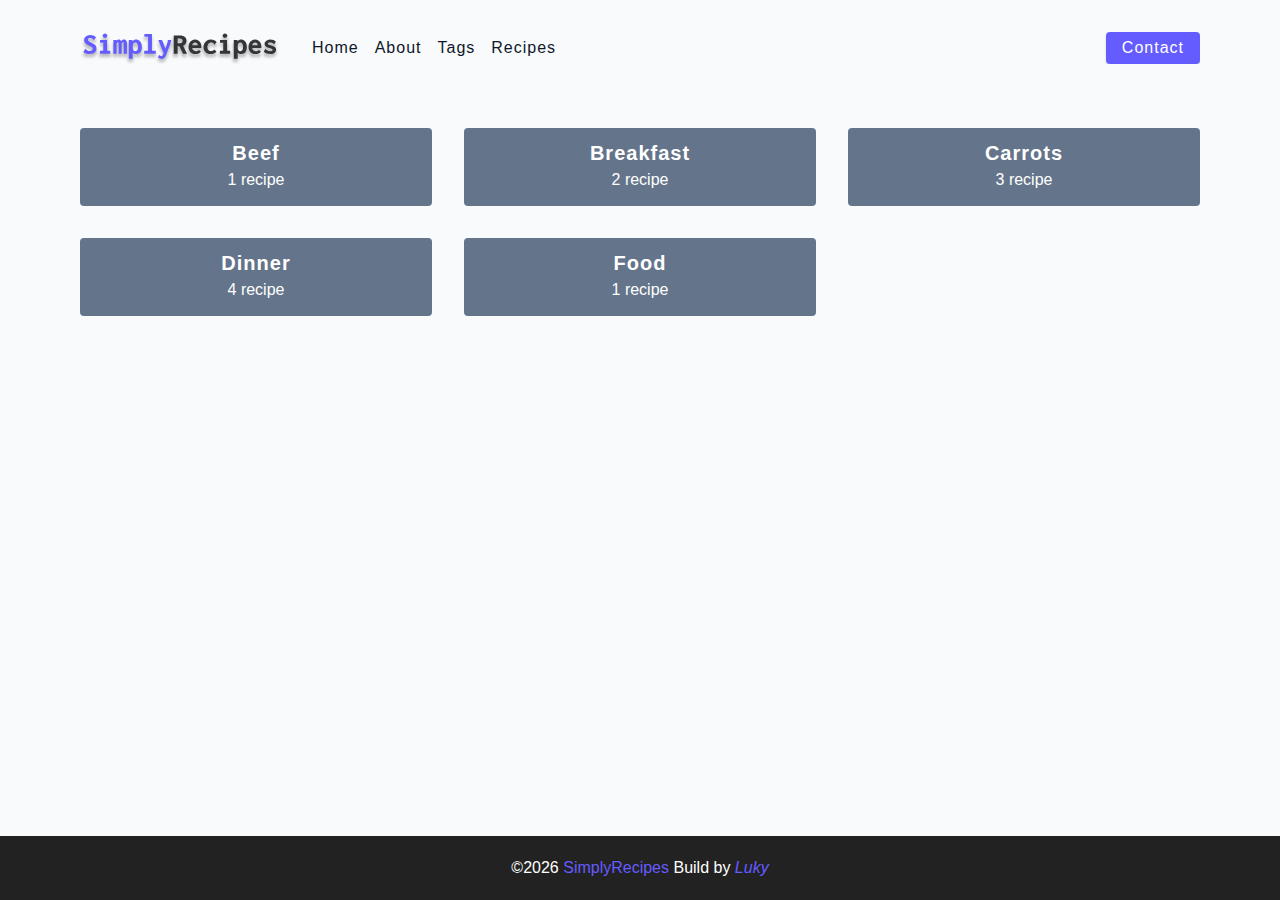
<file: tags.html>
<!DOCTYPE html>
<html lang="en">
  <head>
    <meta charset="UTF-8" />
    <meta http-equiv="X-UA-Compatible" content="IE=edge" />
    <meta name="viewport" content="width=device-width, initial-scale=1.0" />
    <title>Tags</title>
    <!-- favicon -->
    <link rel="shortcut icon" href="./assets/favicon.ico" type="image/x-icon" />
    <!-- normalize -->
    <link rel="stylesheet" href="./css/normalize.css" />
    <!-- font-awesome -->
    <link
      rel="stylesheet"
      href="https://cdnjs.cloudflare.com/ajax/libs/font-awesome/5.14.0/css/all.min.css"
    />
    <!-- main css -->
    <link rel="stylesheet" href="./css/main.css" />
  </head>
  <body>
   <!--nav-->
   <nav class="navbar">
    <div class="nav-center">
      <!--header-->
      <div class="nav-header">
        <a href="index.html" class="nav-logo">
          <img src="./assets/logo.svg" alt="simply recipes">
        </a>
        <button type="button" class="btn nav-btn">
          <i class="fas fa-align-justify"></i>
        </button>
      </div>
      <!--links-->
      <div class="nav-links">
        <a href="index.html" class="nav-link">home</a>
        <a href="about.html" class="nav-link">about</a>
        <a href="tags.html" class="nav-link">tags</a>
        <a href="recipes.html" class="nav-link">recipes</a>
        <div class="nav-link contact-link">
          <a href="contact.html" class="btn">contact</a>
        </div>
      </div>
    </div>
   </nav> 
   <!--end of nav--> 
   <!--main--> 
   <main class="page">
    <section class="tags-wrapper">
      <!-- single tag -->
      <a href="tag-template.html" class="tag">
        <h5>beef</h5>
        <p>1 recipe</p>
      </a>
      <!-- end of single tag -->
      <!-- single tag -->
      <a href="tag-template.html" class="tag">
        <h5>breakfast</h5>
        <p>2 recipe</p>
      </a>
      <!-- end of single tag -->
      <!-- single tag -->
      <a href="tag-template.html" class="tag">
        <h5>Carrots</h5>
        <p>3 recipe</p>
      </a>
      <!-- end of single tag -->
      <!-- single tag -->
      <a href="tag-template.html" class="tag">
        <h5>Dinner</h5>
        <p>4 recipe</p>
      </a>
      <!-- end of single tag -->
      <!-- single tag -->
      <a href="tag-template.html" class="tag">
        <h5>food</h5>
        <p>1 recipe</p>
      </a>
      <!-- end of single tag -->
    </section>
   </main>
   <!--end of main--> 
   <!--footer-->
   <footer class="page-footer">
    <p>
      &copy;<span id="date"></span>
      <span class="footer-logo">SimplyRecipes</span>
      Build by <i>Luky</i>
    </p>
   </footer> 
   <script src="./js/app.js"></script>
  </body>
</html>
</file>
<file: css/main.css>
*,
::after,
::before {
  box-sizing: border-box;
}

/* fonts */

@import url('https://fonts.googleapis.com/css2?family=Roboto:wght@400;500;600&family=Montserrat&display=swap');

html {
  font-size: 100%;
}

/*16px*/

:root {
  /* colors */
  --primary-100: #e2e0ff;
  --primary-200: #c1beff;
  --primary-300: #a29dff;
  --primary-400: #837dff;
  --primary-500: #645cff;
  --primary-600: #504acc;
  --primary-700: #3c3799;
  --primary-800: #282566;
  --primary-900: #141233;

  /* grey */
  --grey-50: #f8fafc;
  --grey-100: #f1f5f9;
  --grey-200: #e2e8f0;
  --grey-300: #cbd5e1;
  --grey-400: #94a3b8;
  --grey-500: #64748b;
  --grey-600: #475569;
  --grey-700: #334155;
  --grey-800: #1e293b;
  --grey-900: #0f172a;
  /* rest of the colors */
  --black: #222;
  --white: #fff;
  --red-light: #f8d7da;
  --red-dark: #842029;
  --green-light: #d1e7dd;
  --green-dark: #0f5132;

  /* fonts  */
  --headingFont: 'Roboto', sans-serif;
  --bodyFont: 'Nunito', sans-serif;
  --smallText: 0.7em;
  /* rest of the vars */
  --backgroundColor: var(--grey-50);
  --textColor: var(--grey-900);
  --borderRadius: 0.25rem;
  --letterSpacing: 1px;
  --transition: 0.3s ease-in-out all;
  --max-width: 1120px;
  --fixed-width: 600px;

  /* box shadow*/
  --shadow-1: 0 1px 3px 0 rgba(0, 0, 0, 0.1), 0 1px 2px 0 rgba(0, 0, 0, 0.06);
  --shadow-2: 0 4px 6px -1px rgba(0, 0, 0, 0.1),
    0 2px 4px -1px rgba(0, 0, 0, 0.06);
  --shadow-3: 0 10px 15px -3px rgba(0, 0, 0, 0.1),
    0 4px 6px -2px rgba(0, 0, 0, 0.05);
  --shadow-4: 0 20px 25px -5px rgba(0, 0, 0, 0.1),
    0 10px 10px -5px rgba(0, 0, 0, 0.04);
}

body {
  background: var(--backgroundColor);
  font-family: var(--bodyFont);
  font-weight: 400;
  line-height: 1.75;
  color: var(--textColor);
}

p {
  margin-top: 0;
  margin-bottom: 1.5rem;
  max-width: 40em;
}

h1,
h2,
h3,
h4,
h5 {
  margin: 0;
  margin-bottom: 1.38rem;
  font-family: var(--headingFont);
  font-weight: 400;
  line-height: 1.3;
  text-transform: capitalize;
  letter-spacing: var(--letterSpacing);
}

h1 {
  margin-top: 0;
  font-size: 3.052rem;
}

h2 {
  font-size: 2.441rem;
}

h3 {
  font-size: 1.953rem;
}

h4 {
  font-size: 1.563rem;
}

h5 {
  font-size: 1.25rem;
}

small,
.text-small {
  font-size: var(--smallText);
}

a {
  text-decoration: none;
}

ul {
  list-style-type: none;
  padding: 0;
}

.img {
  width: 100%;
  display: block;
  object-fit: cover;
}

/* buttons */

.btn {
  cursor: pointer;
  color: var(--white);
  background: var(--primary-500);
  border: transparent;
  border-radius: var(--borderRadius);
  letter-spacing: var(--letterSpacing);
  padding: 0.375rem 0.75rem;
  box-shadow: var(--shadow-1);
  transition: var(--transtion);
  text-transform: capitalize;
  display: inline-block;
}

.btn:hover {
  background: var(--primary-700);
  box-shadow: var(--shadow-3);
}

.btn-hipster {
  color: var(--primary-500);
  background: var(--primary-200);
}

.btn-hipster:hover {
  color: var(--primary-200);
  background: var(--primary-700);
}

.btn-block {
  width: 100%;
}

/* alerts */
.alert {
  padding: 0.375rem 0.75rem;
  margin-bottom: 1rem;
  border-color: transparent;
  border-radius: var(--borderRadius);
}

.alert-danger {
  color: var(--red-dark);
  background: var(--red-light);
}

.alert-success {
  color: var(--green-dark);
  background: var(--green-light);
}

/* form */

.form {
  width: 90vw;
  max-width: var(--fixed-width);
  background: var(--white);
  border-radius: var(--borderRadius);
  box-shadow: var(--shadow-2);
  padding: 2rem 2.5rem;
  margin: 3rem auto;
}

.form-label {
  display: block;
  font-size: var(--smallText);
  margin-bottom: 0.5rem;
  text-transform: capitalize;
  letter-spacing: var(--letterSpacing);
}

.form-input,
.form-textarea {
  width: 100%;
  padding: 0.375rem 0.75rem;
  border-radius: var(--borderRadius);
  background: var(--backgroundColor);
  border: 1px solid var(--grey-200);
}

.form-row {
  margin-bottom: 1rem;
}

.form-textarea {
  height: 7rem;
}

::placeholder {
  font-family: inherit;
  color: var(--grey-400);
}

.form-alert {
  color: var(--red-dark);
  letter-spacing: var(--letterSpacing);
  text-transform: capitalize;
}

/* alert */

@keyframes spinner {
  to {
    transform: rotate(360deg);
  }
}

.loading {
  width: 6rem;
  height: 6rem;
  border: 5px solid var(--grey-400);
  border-radius: 50%;
  border-top-color: var(--primary-500);
  animation: spinner 0.6s linear infinite;
}

.loading {
  margin: 0 auto;
}

/* title */

.title {
  text-align: center;
}

.title-underline {
  background: var(--primary-500);
  width: 7rem;
  height: 0.25rem;
  margin: 0 auto;
  margin-top: -1rem;
}

/*
=============== 
Navbar
===============
*/

.navbar {
  display: flex;
  align-items: center;
  justify-content: center;
  /*  background: blue; */
}

.nav-center {
  width: 90vw;
  max-width: var(--max-width);
  /*   background: red; */
}

.nav-header {
  height: 6rem;
  display: flex;
  justify-content: space-between;
  align-items: center;
}

.nav-logo {
  /*   background: red; */
  display: flex;
  align-items: flex-end;
}

.nav-header img {
  width: 200px;
}

.nav-btn {
  padding: 0.15rem 0.75rem;
}

.nav-btn i {
  font-size: 1.25rem;
}

.nav-links {
  display: flex;
  flex-direction: column;
  /* todo */
  height: 0;
  overflow: hidden;
  transition: var(--transition);
}

.show-links {
  height: 310px;
}

.nav-link {
  display: block;
  text-align: center;
  /*   font-size: 1.25rem; */
  text-transform: capitalize;
  color: var(--grey-900);
  letter-spacing: var(--letterSpacing);
  padding: 1rem 0;
  border-top: 1px solid var(--grey-500);
  transition: var(--transition);
}

.nav-link:hover {
  color: var(--primary-500);
}

.contact-link a {
  padding: 0.15rem 1rem;
}

@media screen and (min-width:992px) {
  .nav-btn {
    display: none;
  }

  .navbar {
    height: 6rem;
  }

  .nav-center {
    display: flex;
    align-items: center;
  }

  .nav-header {
    padding: 0;
    height: auto;
    margin-right: 2rem;
  }

  .nav-links {
    height: auto;
    flex-direction: row;
    align-items: center;
    width: 100%;
    /* background: red; */
  }

  .nav-link {
    padding: 0;
    border-top: none;
    margin-right: 1rem;
    font-size: 1rem;
  }

  .contact-link {
    margin-left: auto;
    margin-right: 0;
  }
}

/*
  ============
  Page
  ============
  */
.page {
  /*   background: red; */
  width: 90vw;
  max-width: var(--max-width);
  margin: 0 auto;
  padding-top: 2rem;
  min-height: calc(100vh - (6rem + 4rem));
}

/*
  ============
  Footer
  ============
  */
.page-footer {
  height: 4rem;
  text-align: center;
  background: var(--black);
  color: var(--white);
  display: flex;
  align-items: center;
  justify-content: center;
}

.page-footer p {
  margin-bottom: 0;
}

.page-footer a,
.footer-logo,
.page-footer i {
  color: var(--primary-500);
}

.page-footer h5 {
  margin-top: 0;
  margin-bottom: 0;
}

/*
  ============
 
  ============
  */


.hero {
  height: 40vh;
  background: url(../assets/main.jpeg) center/cover no-repeat;
  margin-bottom: 2rem;
  border-radius: var(--borderRadius);
  position: relative;
}

.hero-container {
  position: absolute;
  width: 100%;
  height: 100%;
  top: 0;
  left: 0;
  background: rgba(0, 0, 0, 0.4);
  border-radius: var(--borderRadius);
  display: flex;
  align-items: center;
  justify-content: center;
}

.hero-text {
  text-align: center;
  color: var(--white);
}

@media screen and (min-width:768px) {
  .hero-text h1 {
    font-size: 4rem;
    margin-bottom: 0;
  }
}

/*
  ============
 Recipes
  ============
  */
.recipes-container {
  display: grid;
  gap: 2rem 1rem;
}

.tags-container {
  order: 1;
  display: flex;
  flex-direction: column;
  padding-bottom: 3rem;
}

.recipes-list {
  display: grid;
  gap: 2rem 1rem;
  padding-bottom: 3rem;
}

.tags-container h4 {
  margin-bottom: 0.5rem;
  font-weight: 500;
}

.tags-list {
  display: grid;
  grid-template-columns: 1fr 1fr 1fr;
}

.tags-list a {
  text-transform: capitalize;
  display: block;
  color: var(--grey-500);
  transition: var(--transition);
}

.tags-list a:hover {
  color: var(--primary-500);
}

.recipe {
  display: block;
}

.recipe-img {
  height: 15rem;
  border-radius: var(--borderRadius);
  margin-bottom: 1rem;
}

.recipe h5 {
  margin-bottom: 0;
  margin-top: 0.25rem;
  line-height: 1;
  color: var(--grey-700);
}

.recipe p {
  margin-bottom: 0;
  line-height: 1;
  margin-top: 0.5rem;
  color: var(--grey-500);
  letter-spacing: var(--letterSpacing);
}

@media screen and (min-width: 576px) {
  .recipes-list {
    grid-template-columns: 1fr 1fr;
  }

  .recipe-img {
    height: 10rem;
  }
}

@media screen and (min-width: 992px) {
  .recipes-container {
    grid-template-columns: 200px 1fr;
    gap: 1rem;
  }

  .recipes-list {
    grid-template-columns: 1fr 1fr;
  }

  .recipe p {
    font-size: 0.85rem;
  }

  .tags-container {
    order: 0;
  }

  .tags-list {
    grid-template-columns: 1fr;
    display: grid;
  }
}

@media screen and (min-width: 1200px) {
  .recipe h5 {
    font-size: 1.15rem;
  }

  .recipes-list {
    grid-template-columns: 1fr 1fr 1fr;
  }
}

/*
  ============
Error 
  ============
  */
.error-page {
  text-align: center;
  padding-top: 5rem;
}

.error-page h1 {
  font-size: 9rem;
}

/*
  ============
About
  ============
  */
.about-page h2 {
  text-transform: none;
  font-weight: bold;
}

.about-page {
  display: grid;
  gap: 2rem 4rem;
  padding-bottom: 3rem;
}

.about-img {
  border-radius: var(--borderRadius);
  height: 300px;
}


@media screen and (min-width:992px) {
  .about-page {
    grid-template-columns: 1fr 1fr;
    grid-template-rows: 400px;
    align-items: center;
  }

  .about-img {
    height: 100%;
  }
}

.featured-title {
  text-align: center;
}


/*
  ============
 Contact Page
  ============
  */
.contact-form {
  width: 100%;
  margin: 0;
}

.contact-container {
  display: grid;
  gap: 2rem 3rem;
  padding-bottom: 3rem;
}

@media screen and (min-width:992px) {
  .contact-container {
    grid-template-columns: 1fr 450px;
    align-items: center;
  }
}

/*
  ============
 Tags
  ============
*/

.tags-wrapper {
  display: grid;
  gap: 2rem;
  padding-bottom: 3rem;
}

.tag {
  background: var(--grey-500);
  border-radius: var(--borderRadius);
  text-align: center;
  color: var(--white);
  transition: var(--transition);
  padding: 0.75rem 0;
}

.tag:hover {
  background: var(--primary-500);
}

.tag h5,
.tag p {
  margin-bottom: 0;
}

.tag h5 {
  font-weight: 600;
}

@media screen and (min-width:576px) {
  .tags-wrapper {
    grid-template-columns: 1fr 1fr;
  }
}
@media screen and (min-width:992px) {
  .tags-wrapper {
    grid-template-columns: repeat(3, 1fr);
  }
}

/*
  ============
 Single Recipe Page
  ============
*/
.recipe-hero {
  display: grid;
  gap: 3rem;
}
.recipe-hero-img {
  height: 300px;
  border-radius: var(--borderRadius);
}

.recipe-hero p {
  color: var(--grey-600);
}

.recipe-icons {
  display: grid;
  grid-template-columns: repeat(3, 1fr);
  gap: 1rem;
  margin: 2rem 0;
  text-align: center;
}
.recipe-icons i{
  font-size: 1.5rem;
  color: var(--primary-500);
}
.recipe-icons h5,
.recipe-icons p{
  margin-bottom: 0;
  font-size: 0.85rem;
}
.recipe-icons p {
  color: var(--grey-600);
}
.recipe-tags{
  display: flex;
  align-items: center;
  flex-wrap: wrap;
  font-size: 0.7em;
  font-weight: 600;
}
.recipe-tags a{
  background: var(--primary-500);
  border-radius: var(--borderRadius);
  color: var(--white);
  padding: 0.05rem 0.5rem;
  margin: 0 0.25rem;
  text-transform: capitalize;
}

@media screen and (min-width:992px) {
  .recipe-hero{
    grid-template-columns: 4fr 5fr;
    align-items: center;
  }
}

.recipe-content{
  padding: 3rem 0;
  display: grid;
  gap: 2rem 5rem;
}

@media screen and (min-width:992px) {
  .recipe-content{
    grid-template-columns: 2fr 1fr;
  }
}

.single-instruction header{
  display: grid;
  grid-template-columns: auto 1fr;
  gap: 1.5rem;
  align-items: center;
}
.single-instruction header p {
  text-transform: uppercase;
  font-weight: 600;
  margin-bottom: 0;
  color: var(--primary-500);
}
.single-instruction > p{
  color: var(--grey-700);
}
.single-instruction header div {
  height: 2px;
  background: var(--grey-300);
}

.second-column {
  display: grid;
  row-gap: 2rem;
}
.single-ingredient {
  border-bottom: 2px solid var(--grey-300);
  padding-bottom: 0.75rem;
  color: var(--grey-700);
}
.single-tool {
  border-bottom: 2px solid var(--grey-300);
  padding-bottom: 0.75rem;
  color: var(--primary-500);
  text-transform: capitalize;
}
</file>
